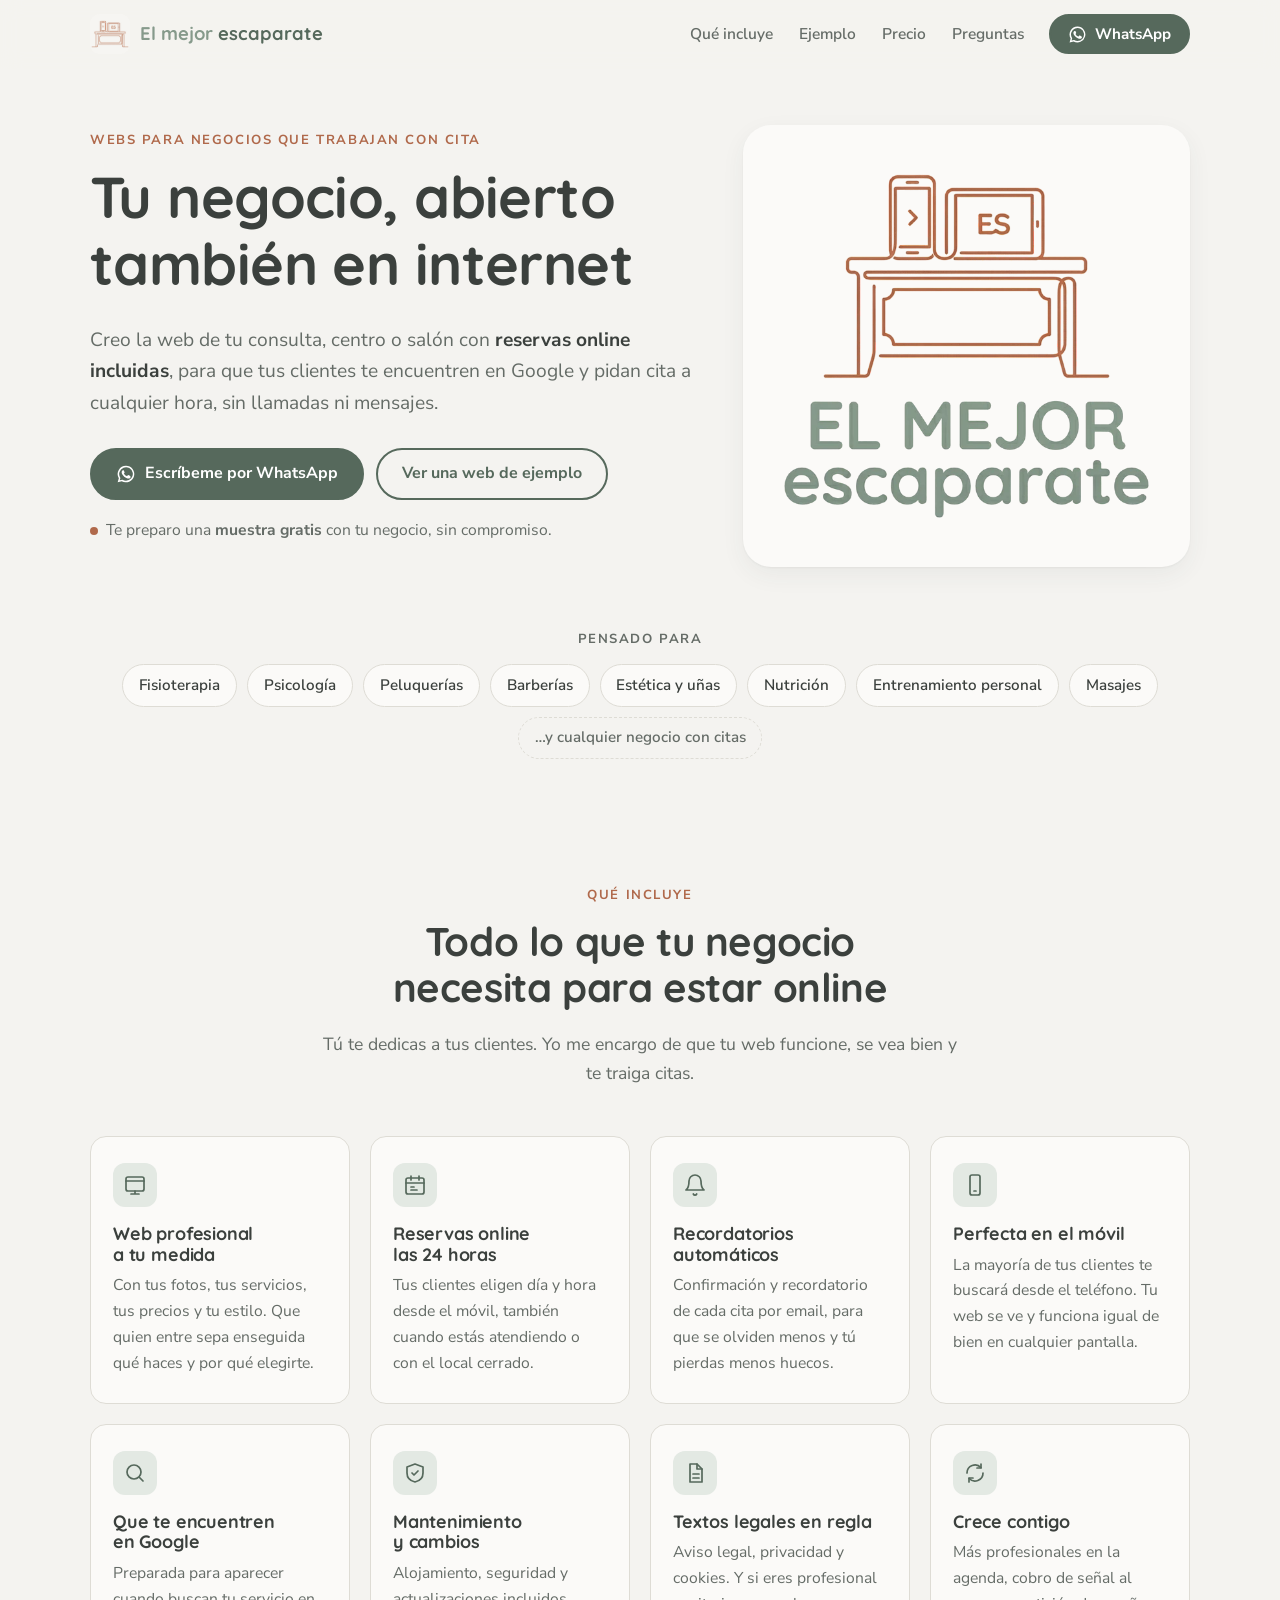
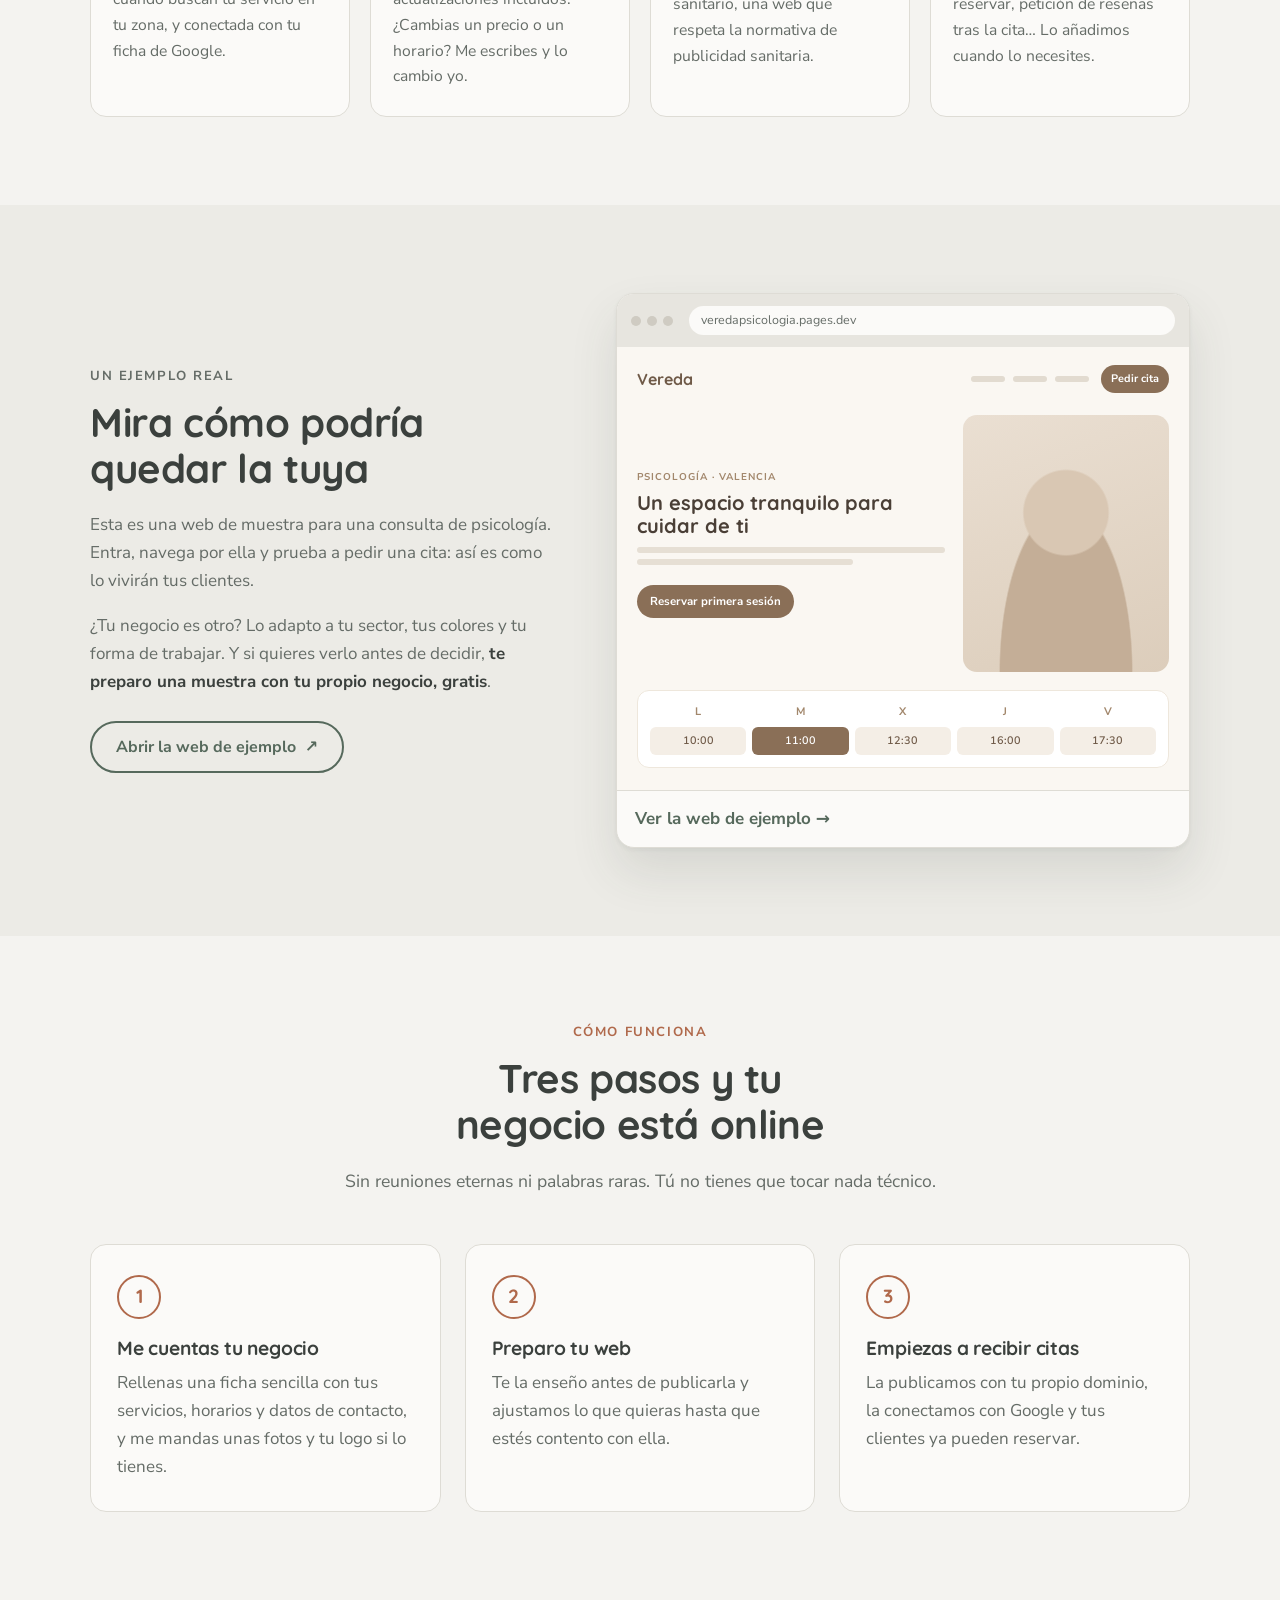
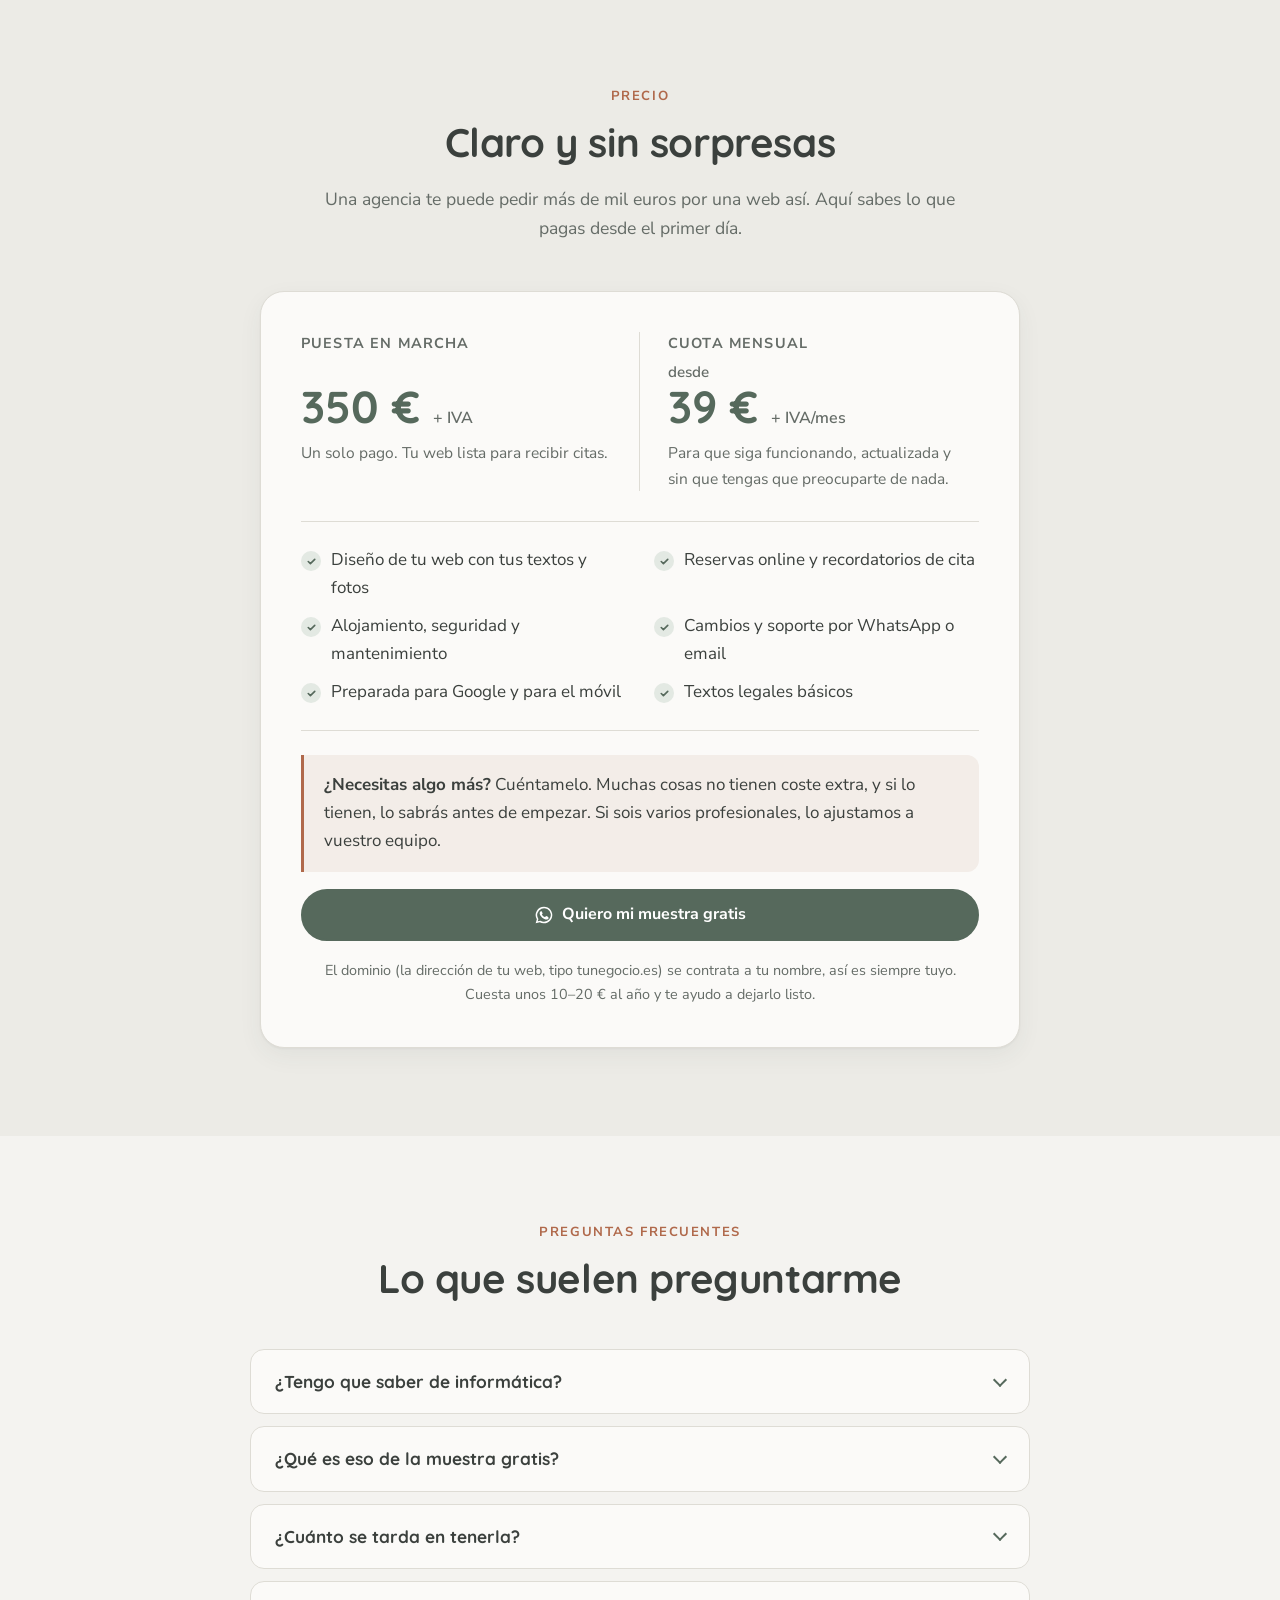
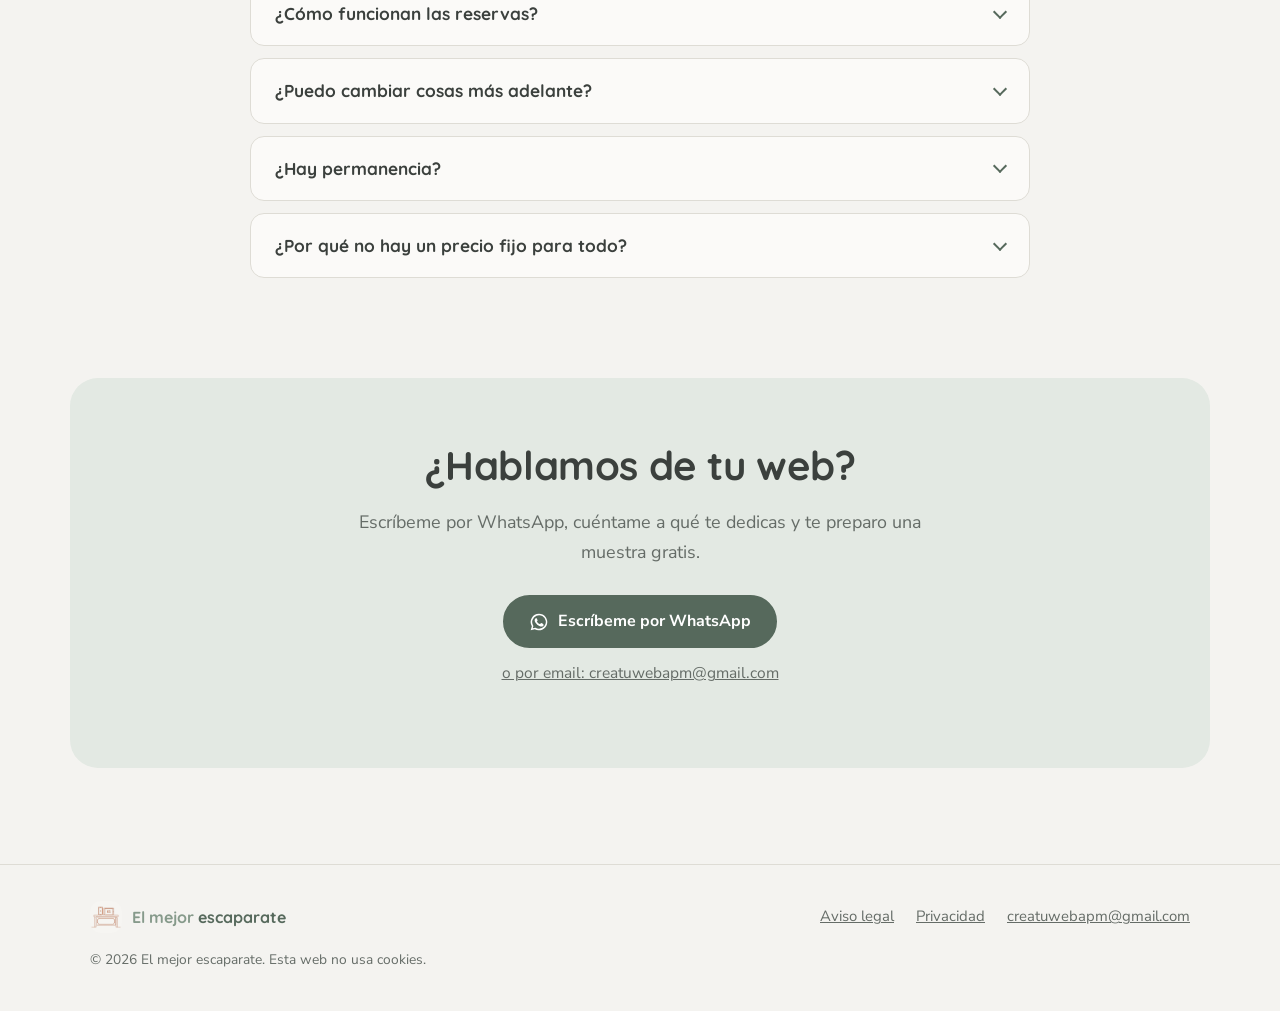
<file: index.html>
<!doctype html>
<html lang="es">
<head>
<meta charset="utf-8">
<meta name="viewport" content="width=device-width, initial-scale=1">
<title>El mejor escaparate · Webs con reservas online para tu negocio</title>
<meta name="description" content="Webs profesionales con reservas online para fisios, psicólogos, peluquerías, estética y negocios que trabajan con cita. 350 € + IVA y desde 39 €/mes. Te preparo una muestra gratis.">
<meta name="robots" content="index, follow, max-image-preview:large">
<!-- ⚠️ Cambia "elmejorescaparate.es" en todo el proyecto si tu dominio es otro. -->
<link rel="canonical" href="https://elmejorescaparate.es/">
<meta name="theme-color" content="#F4F3F0">

<meta property="og:type" content="website">
<meta property="og:locale" content="es_ES">
<meta property="og:site_name" content="El mejor escaparate">
<meta property="og:title" content="El mejor escaparate · Tu negocio, abierto también en internet">
<meta property="og:description" content="Webs con reservas online para negocios que trabajan con cita. Te preparo una muestra gratis.">
<meta property="og:url" content="https://elmejorescaparate.es/">
<meta property="og:image" content="https://elmejorescaparate.es/assets/img/compartir.png">
<meta name="twitter:card" content="summary_large_image">
<meta name="twitter:image" content="https://elmejorescaparate.es/assets/img/compartir.png">

<link rel="icon" type="image/png" sizes="32x32" href="assets/img/favicon-32.png">
<link rel="apple-touch-icon" href="assets/img/apple-touch-icon.png">
<link rel="preload" href="assets/fuentes/quicksand-latin-700-normal.woff2" as="font" type="font/woff2" crossorigin>
<link rel="preload" href="assets/fuentes/nunito-sans-latin-400-normal.woff2" as="font" type="font/woff2" crossorigin>
<link rel="stylesheet" href="styles.css?v=20261019">

<script type="application/ld+json">
{
  "@context": "https://schema.org",
  "@type": "ProfessionalService",
  "name": "El mejor escaparate",
  "url": "https://elmejorescaparate.es/",
  "logo": "https://elmejorescaparate.es/assets/img/logo.png",
  "description": "Diseño de webs con reservas online para negocios que trabajan con cita: fisioterapia, psicología, peluquerías, estética y más.",
  "areaServed": "ES",
  "priceRange": "€€",
  "makesOffer": {
    "@type": "Offer",
    "name": "Web con reservas online",
    "price": "350",
    "priceCurrency": "EUR",
    "description": "Puesta en marcha 350 € + IVA. Cuota mensual desde 39 € + IVA."
  }
}
</script>
</head>
<body>

<a class="saltar" href="#contenido">Saltar al contenido</a>

<header class="cabecera">
  <div class="envoltura cabecera-in">
    <a class="marca" href="#inicio" aria-label="El mejor escaparate, inicio">
      <img src="assets/img/apple-touch-icon.png" alt="" width="40" height="40">
      <span>El mejor <b>escaparate</b></span>
    </a>
    <nav class="menu" aria-label="Principal">
      <a href="#servicios">Qué incluye</a>
      <a href="#ejemplo">Ejemplo</a>
      <a href="#precio">Precio</a>
      <a href="#preguntas">Preguntas</a>
    </nav>
    <a class="boton boton-peq" href="https://wa.me/34652388218?text=Hola%2C%20me%20interesa%20una%20web%20para%20mi%20negocio" target="_blank" rel="noopener">
      <svg aria-hidden="true" viewBox="0 0 24 24"><use href="#i-wa"/></svg> WhatsApp
    </a>
  </div>
</header>

<main id="contenido">

  <!-- PORTADA -->
  <section class="portada" id="inicio">
    <div class="envoltura portada-in">
      <div class="portada-texto">
        <p class="antetitulo">Webs para negocios que trabajan con cita</p>
        <h1>Tu negocio, abierto también en&nbsp;internet</h1>
        <p class="entrada">Creo la web de tu consulta, centro o salón con <strong>reservas online incluidas</strong>, para que tus clientes te encuentren en Google y pidan cita a cualquier hora, sin llamadas ni mensajes.</p>
        <div class="acciones">
          <a class="boton" href="https://wa.me/34652388218?text=Hola%2C%20me%20interesa%20una%20web%20para%20mi%20negocio" target="_blank" rel="noopener">
            <svg aria-hidden="true" viewBox="0 0 24 24"><use href="#i-wa"/></svg> Escríbeme por WhatsApp
          </a>
          <a class="boton boton-sec" href="#ejemplo">Ver una web de ejemplo</a>
        </div>
        <p class="nota-portada"><span>Te preparo una <strong>muestra gratis</strong> con tu negocio, sin compromiso.</span></p>
      </div>
      <div class="portada-logo">
        <picture>
          <source srcset="assets/img/logo.webp" type="image/webp">
          <img src="assets/img/logo.png" alt="El mejor escaparate" width="604" height="572" fetchpriority="high">
        </picture>
      </div>
    </div>
  </section>

  <!-- PARA QUIÉN -->
  <section class="sectores" aria-labelledby="t-sectores">
    <div class="envoltura">
      <h2 id="t-sectores" class="titulo-peq">Pensado para</h2>
      <ul class="chips">
        <li>Fisioterapia</li>
        <li>Psicología</li>
        <li>Peluquerías</li>
        <li>Barberías</li>
        <li>Estética y uñas</li>
        <li>Nutrición</li>
        <li>Entrenamiento personal</li>
        <li>Masajes</li>
        <li>…y cualquier negocio con citas</li>
      </ul>
    </div>
  </section>

  <!-- SERVICIOS -->
  <section class="bloque" id="servicios" aria-labelledby="t-servicios">
    <div class="envoltura">
      <div class="cabeza-bloque">
        <p class="antetitulo">Qué incluye</p>
        <h2 id="t-servicios">Todo lo que tu negocio necesita para estar online</h2>
        <p>Tú te dedicas a tus clientes. Yo me encargo de que tu web funcione, se vea bien y te traiga citas.</p>
      </div>

      <div class="rejilla-servicios">
        <article class="servicio">
          <svg aria-hidden="true" viewBox="0 0 24 24"><rect x="3" y="4" width="18" height="14" rx="2"/><path d="M3 8h18M8 21h8M12 18v3"/></svg>
          <h3>Web profesional a tu medida</h3>
          <p>Con tus fotos, tus servicios, tus precios y tu estilo. Que quien entre sepa enseguida qué haces y por qué elegirte.</p>
        </article>
        <article class="servicio">
          <svg aria-hidden="true" viewBox="0 0 24 24"><rect x="3" y="5" width="18" height="16" rx="2"/><path d="M3 10h18M8 3v4M16 3v4M8 14h3M8 17h6"/></svg>
          <h3>Reservas online las 24 horas</h3>
          <p>Tus clientes eligen día y hora desde el móvil, también cuando estás atendiendo o con el local cerrado.</p>
        </article>
        <article class="servicio">
          <svg aria-hidden="true" viewBox="0 0 24 24"><path d="M6 8a6 6 0 1 1 12 0c0 7 3 9 3 9H3s3-2 3-9"/><path d="M10.3 21a1.9 1.9 0 0 0 3.4 0"/></svg>
          <h3>Recordatorios automáticos</h3>
          <p>Confirmación y recordatorio de cada cita por email, para que se olviden menos y tú pierdas menos huecos.</p>
        </article>
        <article class="servicio">
          <svg aria-hidden="true" viewBox="0 0 24 24"><rect x="7" y="2" width="10" height="20" rx="2"/><path d="M11 18h2"/></svg>
          <h3>Perfecta en el móvil</h3>
          <p>La mayoría de tus clientes te buscará desde el teléfono. Tu web se ve y funciona igual de bien en cualquier pantalla.</p>
        </article>
        <article class="servicio">
          <svg aria-hidden="true" viewBox="0 0 24 24"><circle cx="11" cy="11" r="7"/><path d="m20 20-3.5-3.5"/></svg>
          <h3>Que te encuentren en Google</h3>
          <p>Preparada para aparecer cuando buscan tu servicio en tu zona, y conectada con tu ficha de Google.</p>
        </article>
        <article class="servicio">
          <svg aria-hidden="true" viewBox="0 0 24 24"><path d="M12 3 4 6v6c0 5 3.5 8 8 9 4.5-1 8-4 8-9V6z"/><path d="m9 12 2 2 4-4"/></svg>
          <h3>Mantenimiento y cambios</h3>
          <p>Alojamiento, seguridad y actualizaciones incluidos. ¿Cambias un precio o un horario? Me escribes y lo cambio yo.</p>
        </article>
        <article class="servicio">
          <svg aria-hidden="true" viewBox="0 0 24 24"><path d="M7 3h7l5 5v13H7z"/><path d="M14 3v5h5M10 13h6M10 17h6"/></svg>
          <h3>Textos legales en regla</h3>
          <p>Aviso legal, privacidad y cookies. Y si eres profesional sanitario, una web que respeta la normativa de publicidad sanitaria.</p>
        </article>
        <article class="servicio">
          <svg aria-hidden="true" viewBox="0 0 24 24"><path d="M4 12a8 8 0 0 1 14-5.3M20 12a8 8 0 0 1-14 5.3"/><path d="M18 3v4h-4M6 21v-4h4"/></svg>
          <h3>Crece contigo</h3>
          <p>Más profesionales en la agenda, cobro de señal al reservar, petición de reseñas tras la cita… Lo añadimos cuando lo necesites.</p>
        </article>
      </div>
    </div>
  </section>

  <!-- EJEMPLO -->
  <section class="bloque bloque-claro" id="ejemplo" aria-labelledby="t-ejemplo">
    <div class="envoltura ejemplo-in">
      <div class="ejemplo-texto">
        <p class="antetitulo">Un ejemplo real</p>
        <h2 id="t-ejemplo">Mira cómo podría quedar la tuya</h2>
        <p>Esta es una web de muestra para una consulta de psicología. Entra, navega por ella y prueba a pedir una cita: así es como lo vivirán tus clientes.</p>
        <p>¿Tu negocio es otro? Lo adapto a tu sector, tus colores y tu forma de trabajar. Y si quieres verlo antes de decidir, <strong>te preparo una muestra con tu propio negocio, gratis</strong>.</p>
        <a class="boton boton-sec" href="https://veredapsicologia.pages.dev/" target="_blank" rel="noopener">Abrir la web de ejemplo <span aria-hidden="true">↗</span></a>
      </div>

      <a class="navegador" href="https://veredapsicologia.pages.dev/" target="_blank" rel="noopener" aria-label="Abrir la web de ejemplo de una consulta de psicología (se abre en otra pestaña)">
        <div class="navegador-barra" aria-hidden="true">
          <span class="punto"></span><span class="punto"></span><span class="punto"></span>
          <span class="direccion">veredapsicologia.pages.dev</span>
        </div>
        <!-- Si quieres, sustituye esta vista dibujada por una captura real:
             <img src="assets/img/ejemplo.webp" alt="" width="1200" height="800"> -->
        <div class="mini" aria-hidden="true">
          <div class="mini-cab"><span class="mini-logo">Vereda</span><span class="mini-links"><i></i><i></i><i></i></span><span class="mini-btn">Pedir cita</span></div>
          <div class="mini-cuerpo">
            <div>
              <span class="mini-ante">Psicología · Valencia</span>
              <span class="mini-h">Un espacio tranquilo para cuidar de ti</span>
              <span class="mini-l"></span><span class="mini-l corta"></span>
              <span class="mini-btn grande">Reservar primera sesión</span>
            </div>
            <div class="mini-foto"></div>
          </div>
          <div class="mini-cal">
            <span>L</span><span>M</span><span>X</span><span>J</span><span>V</span>
            <b>10:00</b><b class="on">11:00</b><b>12:30</b><b>16:00</b><b>17:30</b>
          </div>
        </div>
        <span class="navegador-pie">Ver la web de ejemplo <span aria-hidden="true">→</span></span>
      </a>
    </div>
  </section>

  <!-- CÓMO FUNCIONA -->
  <section class="bloque" id="como" aria-labelledby="t-como">
    <div class="envoltura">
      <div class="cabeza-bloque">
        <p class="antetitulo">Cómo funciona</p>
        <h2 id="t-como">Tres pasos y tu negocio está online</h2>
        <p>Sin reuniones eternas ni palabras raras. Tú no tienes que tocar nada técnico.</p>
      </div>
      <ol class="pasos">
        <li>
          <span class="num">1</span>
          <h3>Me cuentas tu negocio</h3>
          <p>Rellenas una ficha sencilla con tus servicios, horarios y datos de contacto, y me mandas unas fotos y tu logo si lo tienes.</p>
        </li>
        <li>
          <span class="num">2</span>
          <h3>Preparo tu web</h3>
          <p>Te la enseño antes de publicarla y ajustamos lo que quieras hasta que estés contento con ella.</p>
        </li>
        <li>
          <span class="num">3</span>
          <h3>Empiezas a recibir citas</h3>
          <p>La publicamos con tu propio dominio, la conectamos con Google y tus clientes ya pueden reservar.</p>
        </li>
      </ol>
    </div>
  </section>

  <!-- PRECIO -->
  <section class="bloque bloque-claro" id="precio" aria-labelledby="t-precio">
    <div class="envoltura precio-in">
      <div class="cabeza-bloque">
        <p class="antetitulo">Precio</p>
        <h2 id="t-precio">Claro y sin sorpresas</h2>
        <p>Una agencia te puede pedir más de mil euros por una web así. Aquí sabes lo que pagas desde el primer día.</p>
      </div>

      <div class="tarjeta-precio">
        <div class="precio-cols">
          <div>
            <p class="precio-etiqueta">Puesta en marcha</p>
            <p class="precio-cifra">350&nbsp;€ <small>+ IVA</small></p>
            <p class="precio-sub">Un solo pago. Tu web lista para recibir citas.</p>
          </div>
          <div>
            <p class="precio-etiqueta">Cuota mensual</p>
            <p class="precio-cifra"><span class="desde">desde</span> 39&nbsp;€ <small>+ IVA/mes</small></p>
            <p class="precio-sub">Para que siga funcionando, actualizada y sin que tengas que preocuparte de nada.</p>
          </div>
        </div>
        <ul class="incluye">
          <li>Diseño de tu web con tus textos y fotos</li>
          <li>Reservas online y recordatorios de cita</li>
          <li>Alojamiento, seguridad y mantenimiento</li>
          <li>Cambios y soporte por WhatsApp o email</li>
          <li>Preparada para Google y para el móvil</li>
          <li>Textos legales básicos</li>
        </ul>
        <p class="precio-extra"><strong>¿Necesitas algo más?</strong> Cuéntamelo. Muchas cosas no tienen coste extra, y si lo tienen, lo sabrás antes de empezar. Si sois varios profesionales, lo ajustamos a vuestro equipo.</p>
        <a class="boton boton-ancho" href="https://wa.me/34652388218?text=Hola%2C%20quiero%20una%20muestra%20gratis%20de%20mi%20web" target="_blank" rel="noopener">
          <svg aria-hidden="true" viewBox="0 0 24 24"><use href="#i-wa"/></svg> Quiero mi muestra gratis
        </a>
        <p class="precio-nota">El dominio (la dirección de tu web, tipo tunegocio.es) se contrata a tu nombre, así es siempre tuyo. Cuesta unos 10–20&nbsp;€ al año y te ayudo a dejarlo listo.</p>
      </div>
    </div>
  </section>

  <!-- PREGUNTAS -->
  <section class="bloque" id="preguntas" aria-labelledby="t-preguntas">
    <div class="envoltura estrecha">
      <div class="cabeza-bloque">
        <p class="antetitulo">Preguntas frecuentes</p>
        <h2 id="t-preguntas">Lo que suelen preguntarme</h2>
      </div>
      <div class="faq">
        <details>
          <summary>¿Tengo que saber de informática?</summary>
          <p>No. Tú me das la información de tu negocio y yo me encargo de todo lo demás: diseño, publicación, reservas y mantenimiento.</p>
        </details>
        <details>
          <summary>¿Qué es eso de la muestra gratis?</summary>
          <p>Antes de que pagues nada, preparo una versión de muestra con el nombre y los servicios de tu negocio para que veas cómo quedaría. Si te convence, seguimos; si no, sin compromiso.</p>
        </details>
        <details>
          <summary>¿Cuánto se tarda en tenerla?</summary>
          <p>Normalmente unos pocos días desde que tengo tu información y tus fotos. Lo que más tiempo lleva suele ser reunir los textos, y ahí también te ayudo.</p>
        </details>
        <details>
          <summary>¿Cómo funcionan las reservas?</summary>
          <p>Tu cliente entra en la web, elige el servicio, el día y la hora libres, y deja sus datos. A ti te llega el aviso con la cita y a él la confirmación y un recordatorio antes de la cita. Tú decides tus horarios y tus días libres.</p>
        </details>
        <details>
          <summary>¿Puedo cambiar cosas más adelante?</summary>
          <p>Sí. Un precio nuevo, otro horario, una foto, un servicio más… Me escribes y lo actualizo. Está incluido en la cuota mensual.</p>
        </details>
        <details>
          <summary>¿Hay permanencia?</summary>
          <p>No. Si un día decides dejarlo, me avisas y damos de baja la web. El dominio sigue siendo tuyo.</p>
        </details>
        <details>
          <summary>¿Por qué no hay un precio fijo para todo?</summary>
          <p>Porque no es lo mismo una persona sola que un centro con cinco profesionales. La base es la misma para todos y, si necesitas algo más, te digo antes si tiene coste o no.</p>
        </details>
      </div>
    </div>
  </section>

  <!-- CIERRE -->
  <section class="cierre" aria-labelledby="t-cierre">
    <div class="envoltura cierre-in">
      <h2 id="t-cierre">¿Hablamos de tu web?</h2>
      <p>Escríbeme por WhatsApp, cuéntame a qué te dedicas y te preparo una muestra gratis.</p>
      <div class="acciones centro">
        <a class="boton" href="https://wa.me/34652388218?text=Hola%2C%20me%20interesa%20una%20web%20para%20mi%20negocio" target="_blank" rel="noopener">
          <svg aria-hidden="true" viewBox="0 0 24 24"><use href="#i-wa"/></svg> Escríbeme por WhatsApp
        </a>
        <a class="enlace-email" href="mailto:creatuwebapm@gmail.com">o por email: creatuwebapm@gmail.com</a>
      </div>
    </div>
  </section>

</main>

<footer class="pie">
  <div class="envoltura pie-in">
    <div class="marca marca-pie">
      <img src="assets/img/apple-touch-icon.png" alt="" width="32" height="32" loading="lazy">
      <span>El mejor <b>escaparate</b></span>
    </div>
    <nav aria-label="Legal">
      <a href="aviso-legal.html">Aviso legal</a>
      <a href="privacidad.html">Privacidad</a>
      <a href="mailto:creatuwebapm@gmail.com">creatuwebapm@gmail.com</a>
    </nav>
    <p class="pie-nota">© <span id="anio">2026</span> El mejor escaparate. Esta web no usa cookies.</p>
  </div>
</footer>

<a class="wa-flotante" href="https://wa.me/34652388218?text=Hola%2C%20me%20interesa%20una%20web%20para%20mi%20negocio" target="_blank" rel="noopener" aria-label="Escríbeme por WhatsApp">
  <svg aria-hidden="true" viewBox="0 0 24 24"><use href="#i-wa"/></svg>
</a>

<svg width="0" height="0" style="position:absolute" aria-hidden="true">
  <symbol id="i-wa" viewBox="0 0 24 24"><path fill="currentColor" stroke="none" d="M12 2a10 10 0 0 0-8.6 15.1L2 22l5-1.3A10 10 0 1 0 12 2zm0 18.2a8.2 8.2 0 0 1-4.2-1.2l-.3-.2-3 .8.8-2.9-.2-.3A8.2 8.2 0 1 1 12 20.2zm4.5-6.1c-.2-.1-1.5-.7-1.7-.8-.2-.1-.4-.1-.6.1l-.8 1c-.1.2-.3.2-.5.1a6.7 6.7 0 0 1-3.3-2.9c-.3-.4.2-.4.7-1.4.1-.2 0-.3 0-.4l-.8-1.8c-.2-.5-.4-.4-.6-.4h-.5a1 1 0 0 0-.7.3 3 3 0 0 0-.9 2.2 5.2 5.2 0 0 0 1.1 2.7 11.8 11.8 0 0 0 4.5 4c1.7.7 2.3.8 3.2.6a2.7 2.7 0 0 0 1.8-1.2 2.2 2.2 0 0 0 .1-1.3c0-.1-.2-.2-.5-.3z"/></symbol>
</svg>

<script>
  document.getElementById('anio').textContent = new Date().getFullYear();
  var cab = document.querySelector('.cabecera');
  addEventListener('scroll', function () { cab.classList.toggle('con-sombra', scrollY > 8); }, { passive: true });
</script>
</body>
</html>
</file>
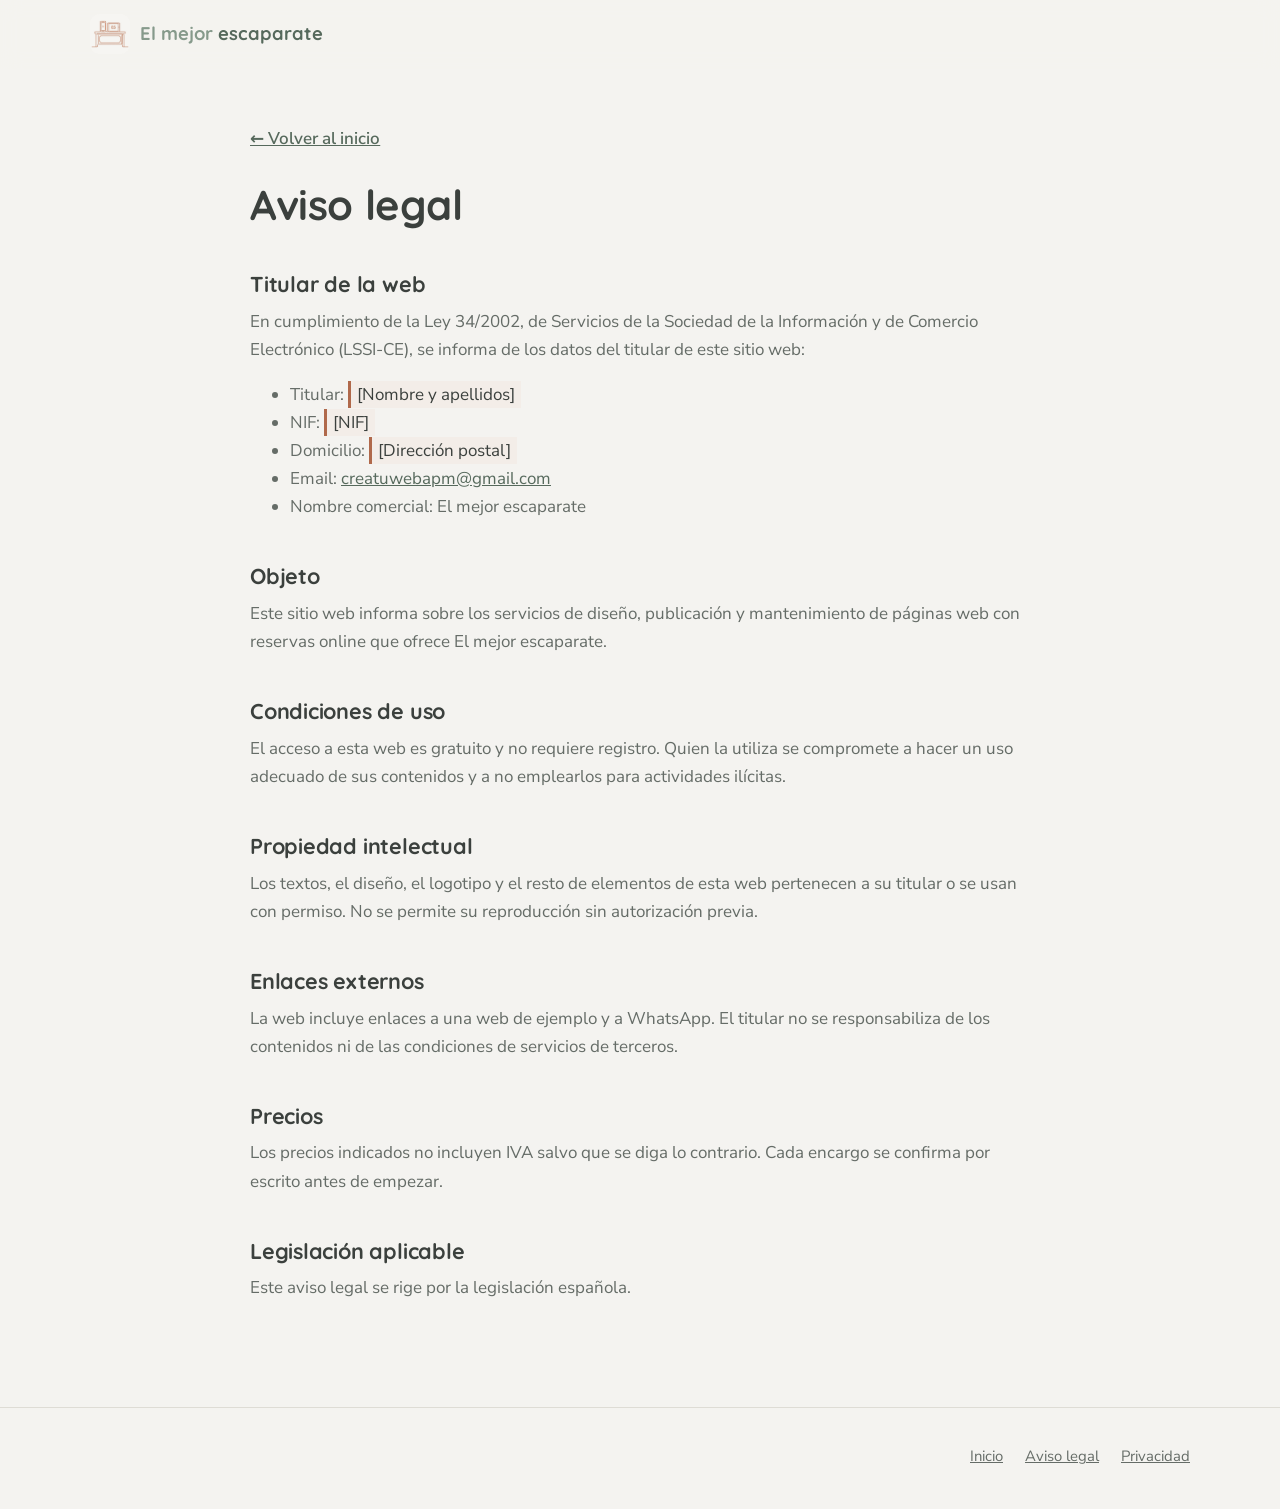
<file: aviso-legal.html>
<!doctype html>
<html lang="es">
<head>
<meta charset="utf-8">
<meta name="viewport" content="width=device-width, initial-scale=1">
<title>Aviso legal · El mejor escaparate</title>
<meta name="robots" content="noindex, follow">
<link rel="canonical" href="https://elmejorescaparate.es/aviso-legal.html">
<link rel="icon" type="image/png" sizes="32x32" href="/assets/img/favicon-32.png">
<link rel="stylesheet" href="/styles.css?v=20261019">
</head>
<body>
<header class="cabecera"><div class="envoltura cabecera-in">
  <a class="marca" href="/"><img src="/assets/img/apple-touch-icon.png" alt="" width="40" height="40"><span>El mejor <b>escaparate</b></span></a>
</div></header>
<main class="legal"><div class="envoltura estrecha">
<a class="volver" href="/">← Volver al inicio</a>
<h1>Aviso legal</h1>
<!-- ⚠️ Completa los datos marcados antes de publicar la web. -->
<h2>Titular de la web</h2>
<p>En cumplimiento de la Ley 34/2002, de Servicios de la Sociedad de la Información y de Comercio Electrónico (LSSI-CE), se informa de los datos del titular de este sitio web:</p>
<ul>
  <li>Titular: <span class="pendiente">[Nombre y apellidos]</span></li>
  <li>NIF: <span class="pendiente">[NIF]</span></li>
  <li>Domicilio: <span class="pendiente">[Dirección postal]</span></li>
  <li>Email: <a href="mailto:creatuwebapm@gmail.com">creatuwebapm@gmail.com</a></li>
  <li>Nombre comercial: El mejor escaparate</li>
</ul>
<h2>Objeto</h2>
<p>Este sitio web informa sobre los servicios de diseño, publicación y mantenimiento de páginas web con reservas online que ofrece El mejor escaparate.</p>
<h2>Condiciones de uso</h2>
<p>El acceso a esta web es gratuito y no requiere registro. Quien la utiliza se compromete a hacer un uso adecuado de sus contenidos y a no emplearlos para actividades ilícitas.</p>
<h2>Propiedad intelectual</h2>
<p>Los textos, el diseño, el logotipo y el resto de elementos de esta web pertenecen a su titular o se usan con permiso. No se permite su reproducción sin autorización previa.</p>
<h2>Enlaces externos</h2>
<p>La web incluye enlaces a una web de ejemplo y a WhatsApp. El titular no se responsabiliza de los contenidos ni de las condiciones de servicios de terceros.</p>
<h2>Precios</h2>
<p>Los precios indicados no incluyen IVA salvo que se diga lo contrario. Cada encargo se confirma por escrito antes de empezar.</p>
<h2>Legislación aplicable</h2>
<p>Este aviso legal se rige por la legislación española.</p>
</div></main>
<footer class="pie"><div class="envoltura pie-in">
  <nav aria-label="Legal"><a href="/">Inicio</a><a href="/aviso-legal.html">Aviso legal</a><a href="/privacidad.html">Privacidad</a></nav>
</div></footer>
</body>
</html>
</file>
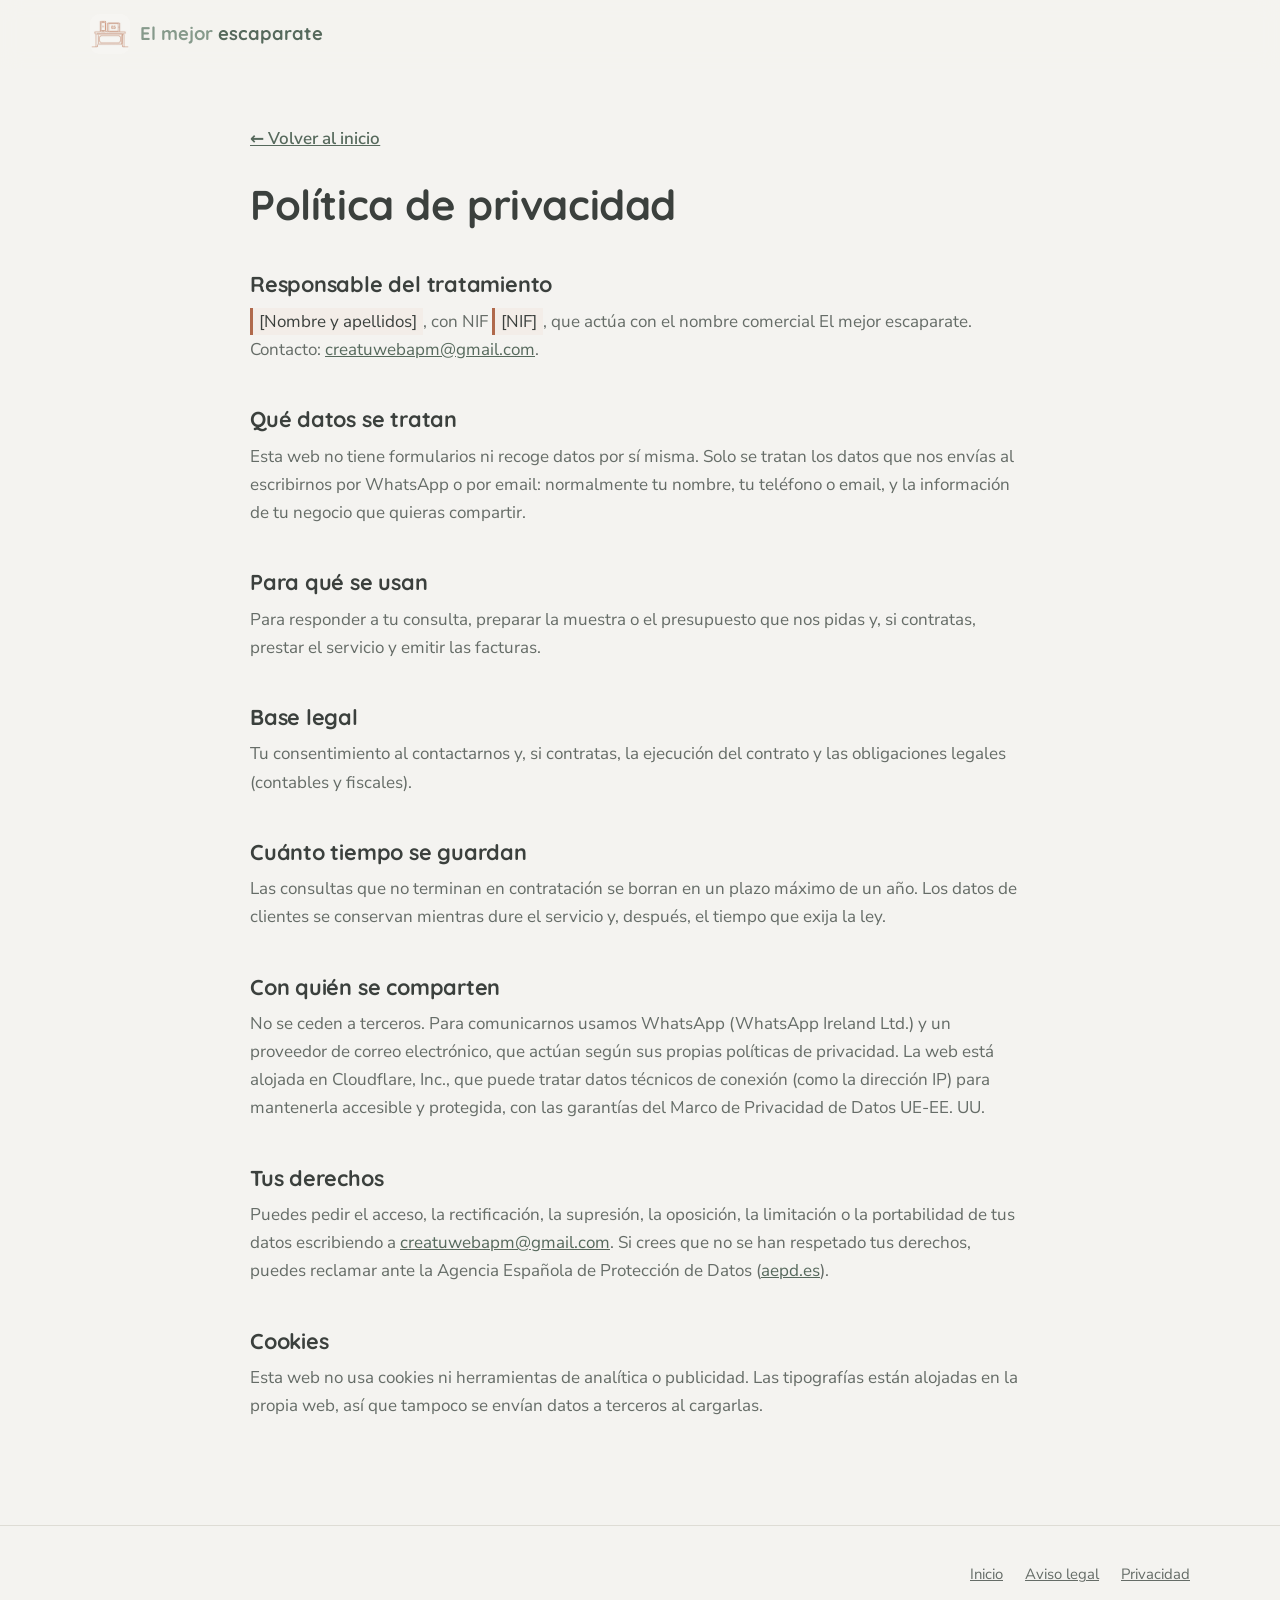
<file: privacidad.html>
<!doctype html>
<html lang="es">
<head>
<meta charset="utf-8">
<meta name="viewport" content="width=device-width, initial-scale=1">
<title>Política de privacidad · El mejor escaparate</title>
<meta name="robots" content="noindex, follow">
<link rel="canonical" href="https://elmejorescaparate.es/privacidad.html">
<link rel="icon" type="image/png" sizes="32x32" href="/assets/img/favicon-32.png">
<link rel="stylesheet" href="/styles.css?v=20261019">
</head>
<body>
<header class="cabecera"><div class="envoltura cabecera-in">
  <a class="marca" href="/"><img src="/assets/img/apple-touch-icon.png" alt="" width="40" height="40"><span>El mejor <b>escaparate</b></span></a>
</div></header>
<main class="legal"><div class="envoltura estrecha">
<a class="volver" href="/">← Volver al inicio</a>
<h1>Política de privacidad</h1>
<!-- ⚠️ Completa los datos marcados antes de publicar la web. -->
<h2>Responsable del tratamiento</h2>
<p><span class="pendiente">[Nombre y apellidos]</span>, con NIF <span class="pendiente">[NIF]</span>, que actúa con el nombre comercial El mejor escaparate. Contacto: <a href="mailto:creatuwebapm@gmail.com">creatuwebapm@gmail.com</a>.</p>
<h2>Qué datos se tratan</h2>
<p>Esta web no tiene formularios ni recoge datos por sí misma. Solo se tratan los datos que nos envías al escribirnos por WhatsApp o por email: normalmente tu nombre, tu teléfono o email, y la información de tu negocio que quieras compartir.</p>
<h2>Para qué se usan</h2>
<p>Para responder a tu consulta, preparar la muestra o el presupuesto que nos pidas y, si contratas, prestar el servicio y emitir las facturas.</p>
<h2>Base legal</h2>
<p>Tu consentimiento al contactarnos y, si contratas, la ejecución del contrato y las obligaciones legales (contables y fiscales).</p>
<h2>Cuánto tiempo se guardan</h2>
<p>Las consultas que no terminan en contratación se borran en un plazo máximo de un año. Los datos de clientes se conservan mientras dure el servicio y, después, el tiempo que exija la ley.</p>
<h2>Con quién se comparten</h2>
<p>No se ceden a terceros. Para comunicarnos usamos WhatsApp (WhatsApp Ireland Ltd.) y un proveedor de correo electrónico, que actúan según sus propias políticas de privacidad. La web está alojada en Cloudflare, Inc., que puede tratar datos técnicos de conexión (como la dirección IP) para mantenerla accesible y protegida, con las garantías del Marco de Privacidad de Datos UE-EE. UU.</p>
<h2>Tus derechos</h2>
<p>Puedes pedir el acceso, la rectificación, la supresión, la oposición, la limitación o la portabilidad de tus datos escribiendo a <a href="mailto:creatuwebapm@gmail.com">creatuwebapm@gmail.com</a>. Si crees que no se han respetado tus derechos, puedes reclamar ante la Agencia Española de Protección de Datos (<a href="https://www.aepd.es" target="_blank" rel="noopener">aepd.es</a>).</p>
<h2>Cookies</h2>
<p>Esta web no usa cookies ni herramientas de analítica o publicidad. Las tipografías están alojadas en la propia web, así que tampoco se envían datos a terceros al cargarlas.</p>
</div></main>
<footer class="pie"><div class="envoltura pie-in">
  <nav aria-label="Legal"><a href="/">Inicio</a><a href="/aviso-legal.html">Aviso legal</a><a href="/privacidad.html">Privacidad</a></nav>
</div></footer>
</body>
</html>
</file>
<file: styles.css>
/* El mejor escaparate — estilos
   Paleta tomada del logo: verde salvia + terracota, sobre grises cálidos muy claros. */

@font-face { font-family: "Quicksand"; font-weight: 500; font-display: swap; src: url("assets/fuentes/quicksand-latin-500-normal.woff2") format("woff2"); }
@font-face { font-family: "Quicksand"; font-weight: 700; font-display: swap; src: url("assets/fuentes/quicksand-latin-700-normal.woff2") format("woff2"); }
@font-face { font-family: "Nunito Sans"; font-weight: 400; font-display: swap; src: url("assets/fuentes/nunito-sans-latin-400-normal.woff2") format("woff2"); }
@font-face { font-family: "Nunito Sans"; font-weight: 600; font-display: swap; src: url("assets/fuentes/nunito-sans-latin-600-normal.woff2") format("woff2"); }
@font-face { font-family: "Nunito Sans"; font-weight: 700; font-display: swap; src: url("assets/fuentes/nunito-sans-latin-700-normal.woff2") format("woff2"); }

:root {
  --fondo: #F4F3F0;
  --fondo-2: #ECEBE6;
  --superficie: #FBFAF8;
  --linea: #DEDCD5;
  --texto: #3B403D;
  --texto-suave: #656C67;
  --salvia: #869A8B;        /* color del logotipo */
  --salvia-osc: #56695C;    /* botones y textos de acento (contraste AA) */
  --salvia-claro: #E3E9E3;
  --terracota: #B0694B;     /* color del dibujo del logo, solo para detalles */
  --radio: 16px;
  --sombra: 0 1px 2px rgba(59,64,61,.05), 0 8px 24px rgba(59,64,61,.06);
  --titulos: "Quicksand", "Nunito Sans", system-ui, sans-serif;
  --cuerpo: "Nunito Sans", system-ui, -apple-system, "Segoe UI", sans-serif;
}

*, *::before, *::after { box-sizing: border-box; }
html { scroll-behavior: smooth; -webkit-text-size-adjust: 100%; }
@media (prefers-reduced-motion: reduce) { html { scroll-behavior: auto; } * { transition: none !important; } }
body { margin: 0; background: var(--fondo); color: var(--texto); font: 400 1.0625rem/1.65 var(--cuerpo); }
img, svg { display: block; max-width: 100%; height: auto; }
a { color: var(--salvia-osc); }
h1, h2, h3 { font-family: var(--titulos); font-weight: 700; line-height: 1.15; margin: 0 0 .5em; color: var(--texto); letter-spacing: -.01em; text-wrap: balance; }
h1 { font-size: clamp(2.2rem, 5.2vw, 3.6rem); }
h2 { font-size: clamp(1.75rem, 3.6vw, 2.5rem); }
h3 { font-size: 1.2rem; }
p { margin: 0 0 1em; }
:focus-visible { outline: 3px solid var(--terracota); outline-offset: 3px; border-radius: 6px; }

.saltar { position: absolute; left: -999px; top: 8px; background: var(--superficie); padding: 8px 14px; border-radius: 8px; z-index: 100; }
.saltar:focus { left: 16px; }

.envoltura { width: 100%; max-width: 1140px; margin: 0 auto; padding: 0 20px; }
.estrecha { max-width: 820px; }

/* Botones */
.boton { display: inline-flex; align-items: center; justify-content: center; gap: .55em; padding: .9em 1.5em; border-radius: 999px; background: var(--salvia-osc); color: #fff; font: 700 1rem/1.2 var(--cuerpo); text-decoration: none; border: 2px solid var(--salvia-osc); transition: background .2s, transform .2s; }
.boton:hover { background: #4A5B4F; border-color: #4A5B4F; transform: translateY(-1px); }
.boton svg { width: 1.25em; height: 1.25em; }
.boton-sec { background: transparent; color: var(--salvia-osc); }
.boton-sec:hover { background: var(--salvia-claro); border-color: var(--salvia-osc); }
.boton-peq { padding: .55em 1.1em; font-size: .95rem; }
.boton-ancho { width: 100%; }

/* Cabecera */
.cabecera { position: sticky; top: 0; z-index: 50; background: rgba(244,243,240,.88); backdrop-filter: saturate(140%) blur(10px); -webkit-backdrop-filter: saturate(140%) blur(10px); border-bottom: 1px solid transparent; }
.cabecera.con-sombra { border-bottom-color: var(--linea); }
.cabecera-in { display: flex; align-items: center; gap: 24px; min-height: 68px; }
.marca { display: flex; align-items: center; gap: 10px; text-decoration: none; color: var(--salvia); font: 700 1.15rem/1 var(--titulos); }
.marca img { border-radius: 10px; }
.marca b { font-weight: 700; color: var(--salvia-osc); }
.menu { display: flex; gap: 26px; margin-left: auto; }
.menu a { color: var(--texto-suave); text-decoration: none; font-weight: 600; font-size: .97rem; }
.menu a:hover { color: var(--salvia-osc); }

/* Portada */
.portada { padding: 56px 0 40px; }
.portada-in { display: grid; grid-template-columns: 1.15fr .85fr; gap: 48px; align-items: center; }
.antetitulo { font: 700 .82rem/1.3 var(--cuerpo); letter-spacing: .12em; text-transform: uppercase; color: var(--terracota); margin-bottom: 14px; }
.entrada { font-size: 1.2rem; color: var(--texto-suave); max-width: 34em; }
.entrada strong { color: var(--texto); }
.acciones { display: flex; flex-wrap: wrap; gap: 12px; margin: 28px 0 18px; }
.acciones.centro { justify-content: center; align-items: center; flex-direction: column; }
.nota-portada { font-size: .98rem; color: var(--texto-suave); display: flex; align-items: center; gap: 8px; }
.nota-portada::before { content: ""; width: 8px; height: 8px; border-radius: 50%; background: var(--terracota); flex: none; }
.portada-logo { background: var(--superficie); border-radius: 28px; padding: 36px 28px; box-shadow: var(--sombra); }
.portada-logo img { margin: 0 auto; width: 100%; max-width: 420px; }

/* Sectores */
.sectores { padding: 24px 0 40px; }
.titulo-peq { font: 700 .82rem/1.3 var(--cuerpo); letter-spacing: .12em; text-transform: uppercase; color: var(--texto-suave); text-align: center; margin-bottom: 16px; }
.chips { list-style: none; margin: 0; padding: 0; display: flex; flex-wrap: wrap; gap: 10px; justify-content: center; }
.chips li { padding: .5em 1.05em; border: 1px solid var(--linea); border-radius: 999px; background: var(--superficie); color: var(--texto); font-weight: 600; font-size: .95rem; }
.chips li:last-child { border-style: dashed; color: var(--texto-suave); background: transparent; }

/* Bloques */
.bloque { padding: 88px 0; }
.bloque-claro { background: var(--fondo-2); }
.cabeza-bloque { max-width: 640px; margin: 0 auto 48px; text-align: center; }
.cabeza-bloque > p:last-child { color: var(--texto-suave); font-size: 1.1rem; }

.rejilla-servicios { display: grid; grid-template-columns: repeat(4, 1fr); gap: 20px; }
.servicio { background: var(--superficie); border: 1px solid var(--linea); border-radius: var(--radio); padding: 26px 22px; }
.servicio svg { width: 44px; height: 44px; padding: 10px; border-radius: 12px; background: var(--salvia-claro); stroke: var(--salvia-osc); fill: none; stroke-width: 1.7; stroke-linecap: round; stroke-linejoin: round; margin-bottom: 16px; }
.servicio h3 { font-size: 1.12rem; }
.servicio p { color: var(--texto-suave); font-size: .98rem; margin: 0; }

/* Ejemplo */
.ejemplo-in { display: grid; grid-template-columns: .9fr 1.1fr; gap: 56px; align-items: center; }
.ejemplo-texto p { color: var(--texto-suave); }
.ejemplo-texto strong { color: var(--texto); }
.ejemplo-texto .boton { margin-top: 8px; }

.navegador { display: block; text-decoration: none; color: inherit; background: var(--superficie); border-radius: 18px; overflow: hidden; box-shadow: 0 2px 4px rgba(59,64,61,.06), 0 24px 48px rgba(59,64,61,.12); border: 1px solid var(--linea); transition: transform .3s, box-shadow .3s; }
.navegador:hover { transform: translateY(-4px) rotate(-.3deg); box-shadow: 0 2px 4px rgba(59,64,61,.06), 0 32px 60px rgba(59,64,61,.16); }
.navegador-barra { display: flex; align-items: center; gap: 6px; padding: 12px 14px; background: #E7E5DF; }
.punto { width: 10px; height: 10px; border-radius: 50%; background: #CFCBC2; }
.direccion { margin-left: 10px; flex: 1; background: var(--superficie); border-radius: 999px; padding: 4px 12px; font-size: .78rem; color: var(--texto-suave); white-space: nowrap; overflow: hidden; text-overflow: ellipsis; }
.navegador-pie { display: block; padding: 14px 18px; border-top: 1px solid var(--linea); font-weight: 700; color: var(--salvia-osc); }

/* Vista dibujada de la demo */
.mini { padding: 18px 20px 22px; background: #FAF7F2; }
.mini-cab { display: flex; align-items: center; gap: 12px; margin-bottom: 22px; }
.mini-logo { font: 700 1rem/1 var(--titulos); color: #6F5A48; }
.mini-links { display: flex; gap: 8px; margin-left: auto; }
.mini-links i { width: 34px; height: 6px; border-radius: 4px; background: #E2DBD0; }
.mini-btn { font-size: .68rem; font-weight: 700; color: #fff; background: #8A6F57; border-radius: 999px; padding: 5px 10px; white-space: nowrap; }
.mini-btn.grande { display: inline-block; margin-top: 14px; font-size: .72rem; padding: 7px 13px; }
.mini-cuerpo { display: grid; grid-template-columns: 1.2fr .8fr; gap: 18px; align-items: center; }
.mini-ante { display: block; font-size: .62rem; letter-spacing: .1em; text-transform: uppercase; color: #A2876C; font-weight: 700; margin-bottom: 6px; }
.mini-h { display: block; font: 700 1.25rem/1.15 var(--titulos); color: #4A3F36; margin-bottom: 10px; }
.mini-l { display: block; height: 6px; border-radius: 4px; background: #E6DFD4; margin-bottom: 6px; }
.mini-l.corta { width: 70%; }
.mini-foto { aspect-ratio: 4/5; border-radius: 14px; background: radial-gradient(circle at 50% 38%, #D9C7B3 0 22%, transparent 23%), radial-gradient(ellipse at 50% 100%, #C4AE97 0 45%, transparent 46%), linear-gradient(160deg, #EADFD2, #DCCDBB); }
.mini-cal { display: grid; grid-template-columns: repeat(5, 1fr); gap: 6px; margin-top: 18px; padding: 12px; border-radius: 12px; background: #fff; border: 1px solid #EEE7DC; font-size: .68rem; text-align: center; }
.mini-cal span { color: #A2876C; font-weight: 700; }
.mini-cal b { font-weight: 600; padding: 5px 0; border-radius: 6px; background: #F4EEE6; color: #6F5A48; }
.mini-cal b.on { background: #8A6F57; color: #fff; }

/* Pasos */
.pasos { list-style: none; padding: 0; margin: 0; display: grid; grid-template-columns: repeat(3, 1fr); gap: 24px; counter-reset: paso; }
.pasos li { position: relative; background: var(--superficie); border: 1px solid var(--linea); border-radius: var(--radio); padding: 30px 26px; }
.num { display: grid; place-items: center; width: 44px; height: 44px; border-radius: 50%; border: 2px solid var(--terracota); color: var(--terracota); font: 700 1.2rem/1 var(--titulos); margin-bottom: 18px; }
.pasos p { color: var(--texto-suave); margin: 0; }

/* Precio */
.tarjeta-precio { max-width: 760px; margin: 0 auto; background: var(--superficie); border-radius: 24px; border: 1px solid var(--linea); box-shadow: var(--sombra); padding: 40px; }
.precio-cols { display: grid; grid-template-columns: 1fr 1fr; gap: 0; margin-bottom: 30px; }
.precio-cols > div { padding: 0 28px; }
.precio-cols > div:first-child { padding-left: 0; border-right: 1px solid var(--linea); }
.precio-etiqueta { font-weight: 700; color: var(--texto-suave); font-size: .9rem; text-transform: uppercase; letter-spacing: .08em; margin-bottom: 6px; }
.precio-cifra { font: 700 2.8rem/1.05 var(--titulos); color: var(--salvia-osc); margin-bottom: 10px; white-space: nowrap; }
.precio-cifra small { font: 600 1rem/1 var(--cuerpo); color: var(--texto-suave); }
.precio-cifra .desde { display: block; font: 600 .95rem/1.4 var(--cuerpo); color: var(--texto-suave); }
.precio-sub { color: var(--texto-suave); font-size: .97rem; margin: 0; }
.precio-cols > div:first-child .precio-cifra { padding-top: 1.33rem; }
.incluye { list-style: none; padding: 24px 0; margin: 0 0 24px; border-top: 1px solid var(--linea); border-bottom: 1px solid var(--linea); display: grid; grid-template-columns: 1fr 1fr; gap: 10px 28px; }
.incluye li { position: relative; padding-left: 30px; }
.incluye li::before { content: ""; position: absolute; left: 0; top: .3em; width: 20px; height: 20px; border-radius: 50%; background: var(--salvia-claro) url("data:image/svg+xml,%3Csvg xmlns='http://www.w3.org/2000/svg' viewBox='0 0 24 24' fill='none' stroke='%2356695C' stroke-width='3' stroke-linecap='round' stroke-linejoin='round'%3E%3Cpath d='m6 12 4 4 8-8'/%3E%3C/svg%3E") center/13px no-repeat; }
.precio-extra { background: #F3EDE8; border-left: 3px solid var(--terracota); border-radius: 0 12px 12px 0; padding: 16px 20px; color: var(--texto); }
.precio-nota { font-size: .9rem; color: var(--texto-suave); margin: 18px 0 0; text-align: center; }

/* FAQ */
.faq details { background: var(--superficie); border: 1px solid var(--linea); border-radius: 14px; margin-bottom: 12px; }
.faq summary { cursor: pointer; list-style: none; padding: 20px 56px 20px 24px; font: 700 1.08rem/1.35 var(--titulos); position: relative; }
.faq summary::-webkit-details-marker { display: none; }
.faq summary::after { content: ""; position: absolute; right: 24px; top: 50%; width: 10px; height: 10px; border-right: 2px solid var(--salvia-osc); border-bottom: 2px solid var(--salvia-osc); transform: translateY(-70%) rotate(45deg); transition: transform .2s; }
.faq details[open] summary::after { transform: translateY(-30%) rotate(-135deg); }
.faq details p { padding: 0 24px 20px; margin: 0; color: var(--texto-suave); }

/* Cierre */
.cierre { padding: 0 0 96px; }
.cierre-in { background: var(--salvia-claro); border-radius: 28px; padding: 64px 28px; text-align: center; }
.cierre p { color: var(--texto-suave); font-size: 1.12rem; max-width: 32em; margin: 0 auto; }
.enlace-email { color: var(--texto-suave); font-size: .97rem; }

/* Pie */
.pie { border-top: 1px solid var(--linea); padding: 36px 0 40px; font-size: .93rem; }
.pie-in { display: flex; flex-wrap: wrap; align-items: center; gap: 16px 32px; }
.marca-pie { font-size: 1rem; }
.pie nav { display: flex; flex-wrap: wrap; gap: 8px 22px; margin-left: auto; }
.pie nav a { color: var(--texto-suave); }
.pie-nota { width: 100%; margin: 0; color: var(--texto-suave); font-size: .86rem; }

/* WhatsApp flotante (solo móvil) */
.wa-flotante { display: none; position: fixed; right: 16px; bottom: 16px; z-index: 60; width: 58px; height: 58px; border-radius: 50%; background: var(--salvia-osc); color: #fff; place-items: center; box-shadow: 0 8px 24px rgba(59,64,61,.25); }
.wa-flotante svg { width: 30px; height: 30px; }

/* Páginas legales y 404 */
.legal { padding: 56px 0 88px; }
.legal h1 { font-size: clamp(2rem, 4vw, 2.6rem); }
.legal h2 { font-size: 1.35rem; margin-top: 2em; }
.legal p, .legal li { color: var(--texto-suave); }
.legal .pendiente { background: #F3EDE8; border-left: 3px solid var(--terracota); padding: 2px 6px; color: var(--texto); }
.volver { display: inline-block; margin-bottom: 28px; font-weight: 600; }
.error { min-height: 70vh; display: grid; place-items: center; text-align: center; padding: 40px 0; }
.error img { width: 180px; margin: 0 auto 24px; }

/* Responsive */
@media (max-width: 1020px) {
  .rejilla-servicios { grid-template-columns: repeat(2, 1fr); }
  .ejemplo-in { grid-template-columns: 1fr; gap: 40px; }
  .ejemplo-texto { max-width: 640px; }
}
@media (max-width: 820px) {
  .menu { display: none; }
  .cabecera-in { justify-content: space-between; }
  .portada { padding-top: 32px; }
  .portada-in { grid-template-columns: 1fr; gap: 32px; }
  .portada-logo { order: -1; padding: 20px; max-width: 360px; margin: 0 auto; width: 100%; }
  .portada-logo img { max-width: 260px; }
  .pasos { grid-template-columns: 1fr; }
  .bloque { padding: 64px 0; }
  .tarjeta-precio { padding: 28px 22px; }
  .precio-cols { grid-template-columns: 1fr; gap: 24px; }
  .precio-cols > div, .precio-cols > div:first-child { padding: 0; border-right: 0; }
  .precio-cols > div:first-child { padding-bottom: 24px; border-bottom: 1px solid var(--linea); }
  .precio-cols > div:first-child .precio-cifra { padding-top: 0; }
  .incluye { grid-template-columns: 1fr; }
  .wa-flotante { display: grid; }
  .cabecera .boton-peq { display: none; }
  .pie nav { margin-left: 0; }
  .pie { padding-bottom: 96px; }
}
@media (max-width: 520px) {
  body { font-size: 1rem; }
  .envoltura { padding: 0 16px; }
  .rejilla-servicios { grid-template-columns: 1fr; }
  .acciones .boton { width: 100%; }
  .entrada { font-size: 1.08rem; }
  .precio-cifra { font-size: 2.4rem; }
  .cierre-in { padding: 48px 20px; }
  .mini { padding: 14px; }
  .mini-h { font-size: 1rem; }
  .mini-links { display: none; }
}
</file>
